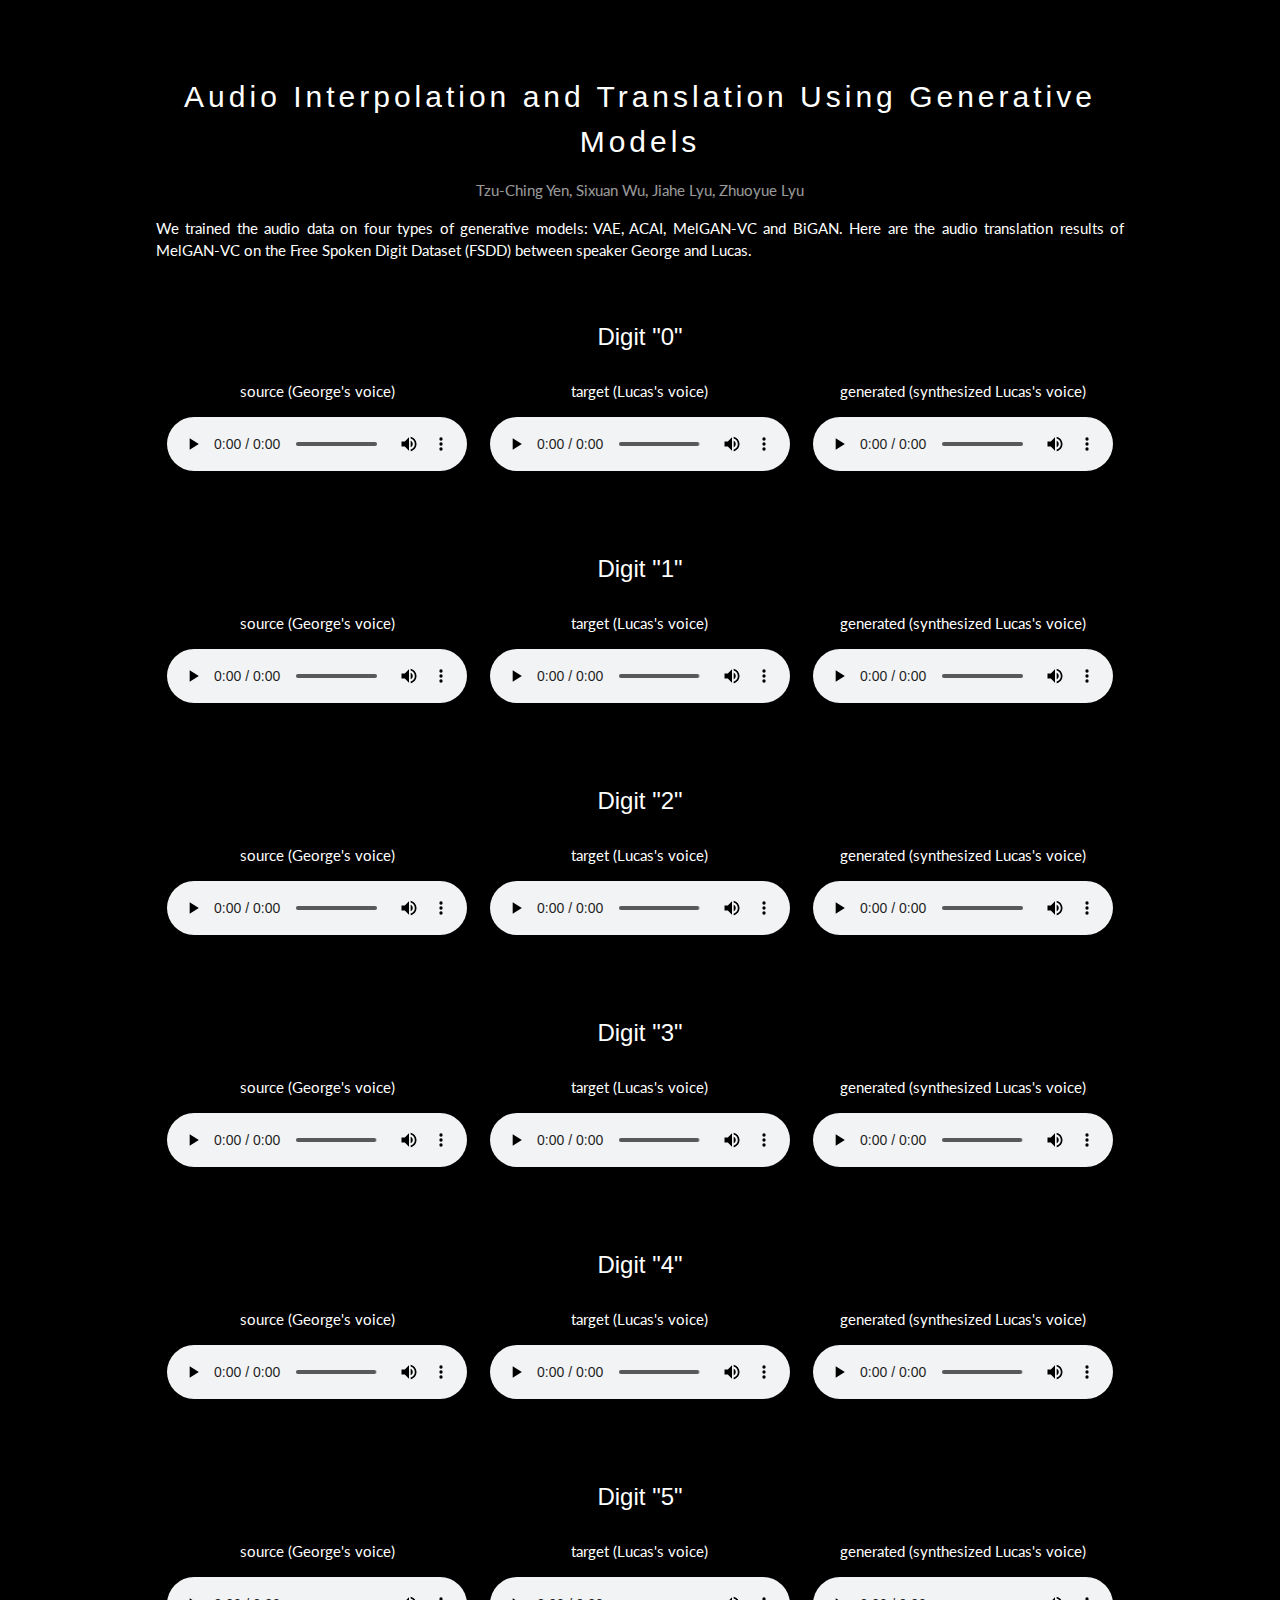
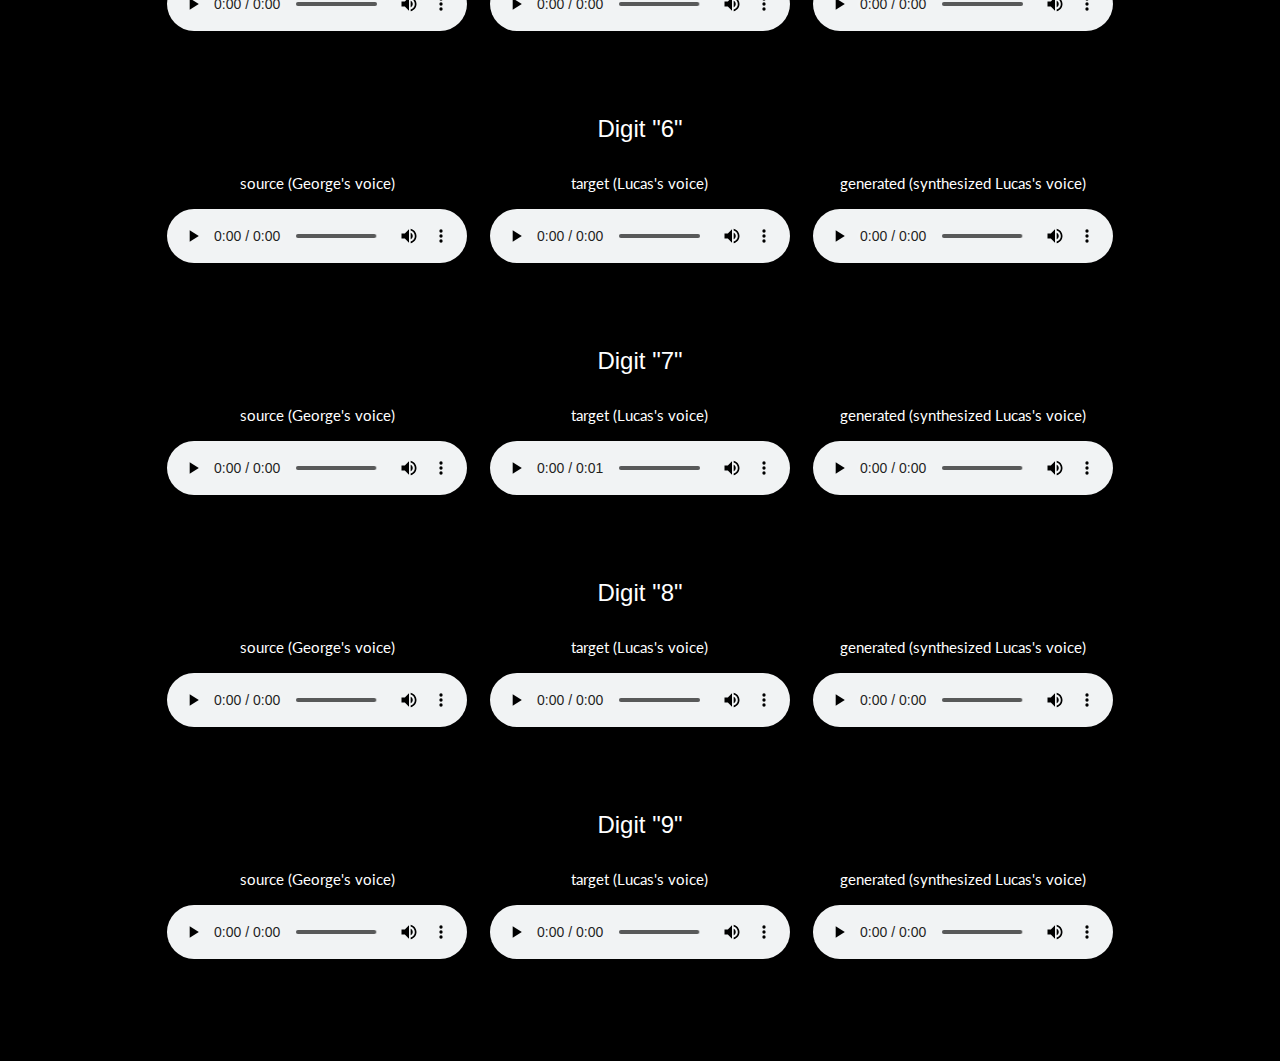
<file: generative_models/index.html>
<!DOCTYPE html>
<html lang="en">
<title>Audio Interpolation and Translation Using Generative Models</title>
<meta charset="UTF-8">
<meta name="viewport" content="width=device-width, initial-scale=1">
<link rel="stylesheet" href="https://www.w3schools.com/w3css/4/w3.css">
<link rel="stylesheet" href="https://fonts.googleapis.com/css?family=Lato">
<link rel="stylesheet" href="https://cdnjs.cloudflare.com/ajax/libs/font-awesome/4.7.0/css/font-awesome.min.css">
<style>
    body {
        font-family: "Lato", sans-serif
    }

    .mySlides {
        display: none
    }
</style>

<body>

    <!-- Page content -->
    <div class="w3-content w3-black" style="max-width:100%">
        <div class="w3-container w3-content w3-center w3-padding-64" style="max-width:1000px" id="audio-main">
            <h2 class="w3-wide">Audio Interpolation and Translation Using Generative Models</h2>
            <p class="w3-opacity"> Tzu-Ching Yen, Sixuan Wu, Jiahe Lyu, Zhuoyue Lyu</p>
            <p class="w3-justify">We trained the audio data on four types of generative models: VAE, ACAI, MelGAN-VC and
                BiGAN. Here are the audio translation results of MelGAN-VC on the Free Spoken Digit Dataset (FSDD) between speaker George and Lucas. </p>
            <div class="w3-row w3-padding-32">
                <h3>Digit "0"</h3>
                <div class="w3-third">
                    <p>source (George's voice)</p>
                    <audio controls>
                        <source src="./audio/Translation0/source-0.wav">
                    </audio>
                </div>
                <div class="w3-third">
                    <p>target (Lucas's voice)</p>
                    <audio controls>
                        <source src="./audio/Translation0/target-0.wav">
                    </audio>
                </div>
                <div class="w3-third">
                    <p>generated (synthesized Lucas's voice)</p>
                    <audio controls>
                        <source src="./audio/Translation0/generated-0.wav">
                    </audio>
                </div>
            </div>
            <div class="w3-row w3-padding-32">
                <h3>Digit "1"</h3>
                <div class="w3-third">
                    <p>source (George's voice)</p>
                    <audio controls>
                        <source src="./audio/Translation1/source-1.wav">
                    </audio>
                </div>
                <div class="w3-third">
                    <p>target (Lucas's voice)</p>
                    <audio controls>
                        <source src="./audio/Translation1/target-1.wav">
                    </audio>
                </div>
                <div class="w3-third">
                    <p>generated (synthesized Lucas's voice)</p>
                    <audio controls>
                        <source src="./audio/Translation1/generated-1.wav">
                    </audio>
                </div>
            </div>
            <div class="w3-row w3-padding-32">
                <h3>Digit "2"</h3>
                <div class="w3-third">
                    <p>source (George's voice)</p>
                    <audio controls>
                        <source src="./audio/Translation2/source-2.wav">
                    </audio>
                </div>
                <div class="w3-third">
                    <p>target (Lucas's voice)</p>
                    <audio controls>
                        <source src="./audio/Translation2/target-2.wav">
                    </audio>
                </div>
                <div class="w3-third">
                    <p>generated (synthesized Lucas's voice)</p>
                    <audio controls>
                        <source src="./audio/Translation2/generated-2.wav">
                    </audio>
                </div>
            </div>
            <div class="w3-row w3-padding-32">
                <h3>Digit "3"</h3>
                <div class="w3-third">
                    <p>source (George's voice)</p>
                    <audio controls>
                        <source src="./audio/Translation3/source-3.wav">
                    </audio>
                </div>
                <div class="w3-third">
                    <p>target (Lucas's voice)</p>
                    <audio controls>
                        <source src="./audio/Translation3/target-3.wav">
                    </audio>
                </div>
                <div class="w3-third">
                    <p>generated (synthesized Lucas's voice)</p>
                    <audio controls>
                        <source src="./audio/Translation3/generated-3.wav">
                    </audio>
                </div>
            </div>
            <div class="w3-row w3-padding-32">
                <h3>Digit "4"</h3>
                <div class="w3-third">
                    <p>source (George's voice)</p>
                    <audio controls>
                        <source src="./audio/Translation4/source-4.wav">
                    </audio>
                </div>
                <div class="w3-third">
                    <p>target (Lucas's voice)</p>
                    <audio controls>
                        <source src="./audio/Translation4/target-4.wav">
                    </audio>
                </div>
                <div class="w3-third">
                    <p>generated (synthesized Lucas's voice)</p>
                    <audio controls>
                        <source src="./audio/Translation4/generated-4.wav">
                    </audio>
                </div>
            </div>
            <div class="w3-row w3-padding-32">
                <h3>Digit "5"</h3>
                <div class="w3-third">
                    <p>source (George's voice)</p>
                    <audio controls>
                        <source src="./audio/Translation5/source-5.wav">
                    </audio>
                </div>
                <div class="w3-third">
                    <p>target (Lucas's voice)</p>
                    <audio controls>
                        <source src="./audio/Translation5/target-5.wav">
                    </audio>
                </div>
                <div class="w3-third">
                    <p>generated (synthesized Lucas's voice)</p>
                    <audio controls>
                        <source src="./audio/Translation5/generated-5.wav">
                    </audio>
                </div>
            </div>
            <div class="w3-row w3-padding-32">
                <h3>Digit "6"</h3>
                <div class="w3-third">
                    <p>source (George's voice)</p>
                    <audio controls>
                        <source src="./audio/Translation6/source-6.wav">
                    </audio>
                </div>
                <div class="w3-third">
                    <p>target (Lucas's voice)</p>
                    <audio controls>
                        <source src="./audio/Translation6/target-6.wav">
                    </audio>
                </div>
                <div class="w3-third">
                    <p>generated (synthesized Lucas's voice)</p>
                    <audio controls>
                        <source src="./audio/Translation6/generated-6.wav">
                    </audio>
                </div>
            </div>
            <div class="w3-row w3-padding-32">
                <h3>Digit "7"</h3>
                <div class="w3-third">
                    <p>source (George's voice)</p>
                    <audio controls>
                        <source src="./audio/Translation7/source-7.wav">
                    </audio>
                </div>
                <div class="w3-third">
                    <p>target (Lucas's voice)</p>
                    <audio controls>
                        <source src="./audio/Translation7/target-7.wav">
                    </audio>
                </div>
                <div class="w3-third">
                    <p>generated (synthesized Lucas's voice)</p>
                    <audio controls>
                        <source src="./audio/Translation7/generated-7.wav">
                    </audio>
                </div>
            </div>
            <div class="w3-row w3-padding-32">
                <h3>Digit "8"</h3>
                <div class="w3-third">
                    <p>source (George's voice)</p>
                    <audio controls>
                        <source src="./audio/Translation8/source-8.wav">
                    </audio>
                </div>
                <div class="w3-third">
                    <p>target (Lucas's voice)</p>
                    <audio controls>
                        <source src="./audio/Translation8/target-8.wav">
                    </audio>
                </div>
                <div class="w3-third">
                    <p>generated (synthesized Lucas's voice)</p>
                    <audio controls>
                        <source src="./audio/Translation8/generated-8.wav">
                    </audio>
                </div>
            </div>
            <div class="w3-row w3-padding-32">
                <h3>Digit "9"</h3>
                <div class="w3-third">
                    <p>source (George's voice)</p>
                    <audio controls>
                        <source src="./audio/Translation9/source-9.wav">
                    </audio>
                </div>
                <div class="w3-third">
                    <p>target (Lucas's voice)</p>
                    <audio controls>
                        <source src="./audio/Translation9/target-9.wav">
                    </audio>
                </div>
                <div class="w3-third">
                    <p>generated (synthesized Lucas's voice)</p>
                    <audio controls>
                        <source src="./audio/Translation9/generated-9.wav">
                    </audio>
                </div>
            </div>
        </div>
    </div>

    <script>
    // var audioMain = document.getElementById("audio-main");
    // var path = "projelerimiz/otel/balsamo/img/";
    // var i = 0;
    // var items = [];
    // for(i; i < 10; i++) {
    //     item = '<div class="item"><figure class="frame">' +
    //     '<img src="' + path + i + ext + '"></figure></div>';
    //     items.push(item);
    // }

    // // for best performance append element outside loop
    // audioMain.append(items.join('\n'));
    </script>

</body>

</html>
</file>
